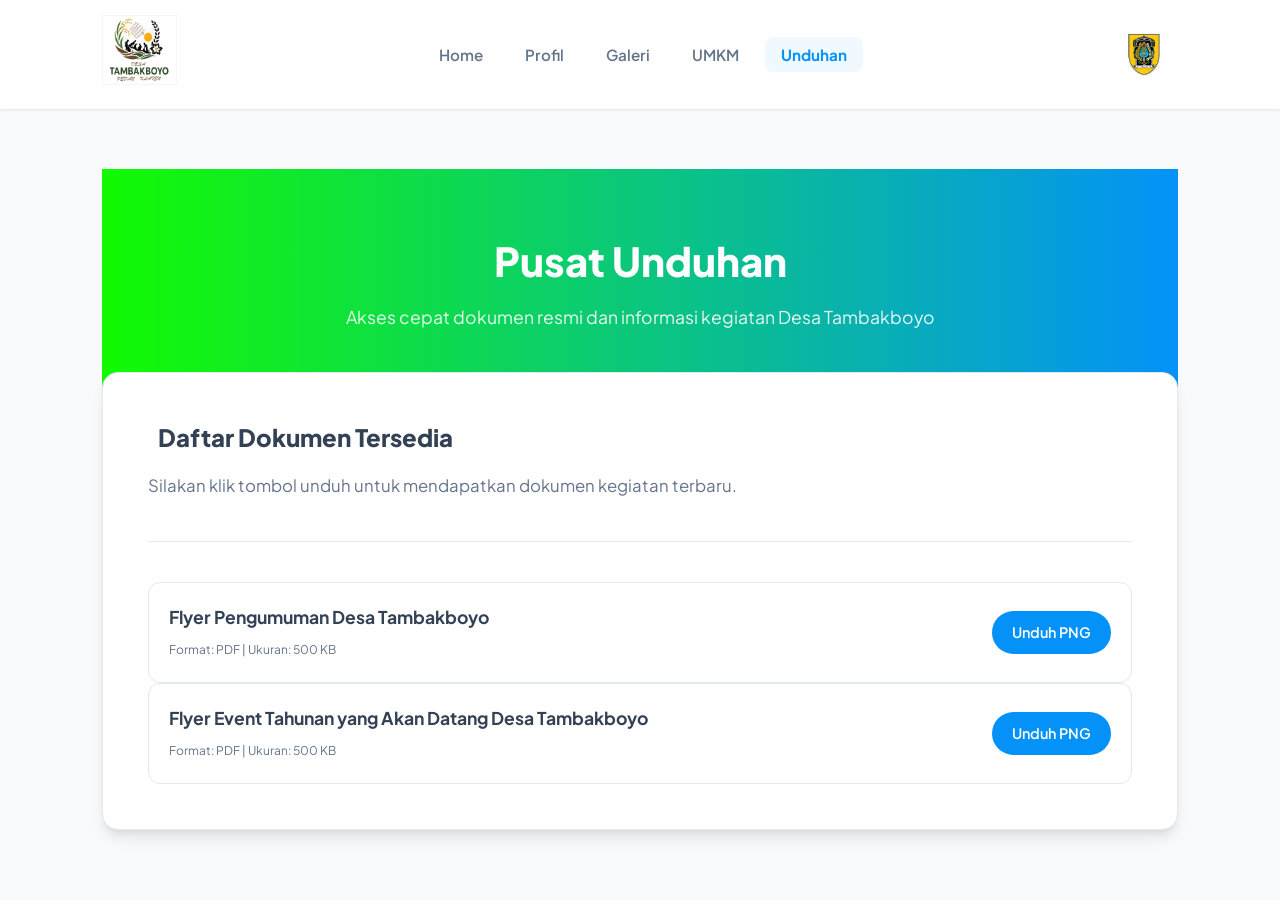
<file: unduhan.html>
<!DOCTYPE html>
<html lang="id">
<head>
    <link rel="stylesheet" href="style.css"> </head>
<body>

    <nav>
        <a href="index.html" class="logo-text">
            <img src="assets/img/LOGO.png" alt="Logo Desa Tambakboyo" style="height: 70px; width: auto;">
        </a>
    <ul>
          <li><a href="index.html">Home</a></li>
          <li><a href="profil.html">Profil</a></li>
          <li><a href="galeri.html">Galeri</a></li>
          <li><a href="umkm.html">UMKM</a></li>
          <li><a href="unduhan.html" class="active">Unduhan</a></li> </ul>
    </ul>
        <img src="assets/img/logo-pedan.png" alt="Logo Pedan" class="logo-instansi">
    </nav>

    <main class="main-content">
    <div class="header-internal">
        <h1>Pusat Unduhan</h1>
        <p>Akses cepat dokumen resmi dan informasi kegiatan Desa Tambakboyo</p>
    </div>

    <div class="content-box">
        <h3><i class="fas fa-file-download"></i> Daftar Dokumen Tersedia</h3>
        <p>Silakan klik tombol unduh untuk mendapatkan dokumen kegiatan terbaru.</p>
        <hr>

            <div class="download-item">
                <div class="doc-info">
                    <h4>Flyer Pengumuman Desa Tambakboyo</h4>
                    <p><small>Format: PDF | Ukuran: 500 KB</small></p>
                </div>
                <a href="assets/img/poster qurban.png" class="btn-download">
                    <i class="fas fa-download"></i> Unduh PNG
                </a>
            </div>

             <div class="download-item">
                <div class="doc-info">
                    <h4>Flyer Event Tahunan yang Akan Datang Desa Tambakboyo</h4>
                    <p><small>Format: PDF | Ukuran: 500 KB</small></p>
                </div>
                <a href="assets/img/poster event.png" class="btn-download">
                    <i class="fas fa-download"></i> Unduh PNG
                </a>
            </div>
        </div>
    </div>
</main>
     <script src="./script.js"></script>
</body>
</html>
</file>
<file: style.css>
@import url('https://fonts.googleapis.com/css2?family=Plus+Jakarta+Sans:wght@400;500;600;700;800&display=swap');

:root {
    --primary: #0492f8;       
    --primary-dark: #12fb01;  
    --accent: #ff0224;        
    --bg-color: #f8fafc;      
    --surface: #ffffff;       
    --text-main: #334155;     
    --text-muted: #64748b;    
    --border: #e2e8f0;        
    --shadow-sm: 0 1px 3px rgba(0,0,0,0.1);
    --shadow-md: 0 4px 6px -1px rgba(0,0,0,0.1), 0 2px 4px -1px rgba(0,0,0,0.06);
    --shadow-lg: 0 10px 15px -3px rgba(0,0,0,0.1), 0 4px 6px -2px rgba(0,0,0,0.05);
    --radius-lg: 16px;
    --radius-md: 12px;
}

* { margin: 0; padding: 0; box-sizing: border-box; }

body { 
    font-family: 'Plus Jakarta Sans', sans-serif; 
    background-color: var(--bg-color); 
    color: var(--text-main); 
    line-height: 1.6; 
}

/* --- RUNNING TEXT --- */
.ticker {
    background: var(--accent);
    color: #ffffff;
    padding: 10px 8%;
    font-size: 0.85rem;
    font-weight: 700;
    letter-spacing: 0.5px;
}

/* --- NAVBAR --- */
nav { 
    background: var(--surface); 
    padding: 15px 8%; 
    display: flex; 
    justify-content: space-between; 
    align-items: center; 
    box-shadow: var(--shadow-sm);
    position: sticky; 
    top: 0; 
    z-index: 1000; 
}
.logo-text { font-size: 1.5rem; font-weight: 800; color: var(--primary-dark); letter-spacing: -0.5px;}
.logo-text span { color: var(--accent); }

nav ul { display: flex; list-style: none; gap: 10px; align-items: center; }

/* 1. Tampilan awal: Warna abu-abu (tidak biru) */
nav ul li a { 
    color: var(--text-muted); 
    text-decoration: none; 
    font-weight: 600; 
    font-size: 0.95rem; 
    padding: 8px 16px;
    border-radius: 8px;
    transition: all 0.3s ease;
    background: transparent; /* Pastikan background transparan */
}

/* 2. Efek saat kursor di atas menu (hover) */
/* Jika Anda ingin tetap ada efek saat di-hover, biarkan ini. 
   Jika tidak ingin berubah sama sekali saat di-hover, HAPUS blok ini. */
nav ul li a:hover { 
    color: var(--primary);
    background: #f0f9ff;
}

/* 3. Tampilan khusus saat halaman sedang dibuka (class="active") */
nav ul li a.active { 
    color: var(--primary);
    background: #f0f9ff;
    font-weight: 700;
}

.logo-instansi { height: 45px; object-fit: contain; }

/* --- HERO SECTION UTAMA --- */
.hero { 
    background: linear-gradient(to right, rgba(12, 167, 12, 0.83), rgba(5, 159, 224, 0.83)), url('assets/img/banner.jpg'); 
    background-size: cover; 
    background-position: center; 
    height: 400px; 
    display: flex; 
    justify-content: center; 
    align-items: center; 
    padding: 0 20px; 
}
.hero-content {
    text-align: center;
    color: var(--surface);
    max-width: 800px;
    width: 100%;
}
.hero p { font-size: 1.1rem; font-weight: 600; letter-spacing: 2px; text-transform: uppercase; margin-bottom: 10px; opacity: 0.9;}
.hero h1 { font-size: 3rem; font-weight: 800; margin-bottom: 30px; text-shadow: 0 2px 10px rgba(0,0,0,0.3); }

/* --- SEARCH BOX TERPADU --- */
.search-box {
    display: flex;
    justify-content: center;
    align-items: center;
    margin-top: 25px;
    width: 100%;
}

.search-box input {
    width: 500px;
    max-width: 60%;
    padding: 15px 20px;
    border: none;
    border-radius: 50px 0 0 50px;
    outline: none;
    font-size: 16px;
    box-shadow: var(--shadow-sm);
}

.search-box button {
    padding: 15px 25px;
    border: none;
    background: var(--primary); /* Mengikuti warna tema Anda */
    color: white;
    border-radius: 0 50px 50px 0;
    cursor: pointer;
    font-weight: bold;
    transition: 0.3s;
}

.search-box button:hover {
    background: var(--primary-dark);
}

/* Kelas untuk menandai hasil pencarian */
.search-highlight {
    outline: 3px solid #facc15;
    background: rgba(254, 252, 232, 0.8) !important;
    border-radius: 10px;
    transition: all 0.3s ease;
}

/* --- MAIN CONTENT & TYPOGRAPHY --- */
.main-content { padding: 60px 8%; max-width: 1400px; margin: 0 auto; }

.section-header { text-align: center; margin-bottom: 40px; }
.section-header h2 { font-size: 2rem; color: var(--text-main); font-weight: 800; margin-bottom: 10px; }
.section-header p { color: var(--text-muted); font-size: 1.05rem; }

/* Container utama untuk kartu layanan */
.grid-services {
    display: grid;
    /* Membuat 4 kolom di layar lebar, turun otomatis jika layar kecil */
    grid-template-columns: repeat(auto-fit, minmax(240px, 1fr));
    gap: 20px;
    padding: 30px 5%;
    max-width: 1200px;
    margin: 0 auto;
}

/* Tampilan kartu agar seragam */
.service-card {
    display: flex;
    flex-direction: column;
    align-items: center;
    text-align: center;
    background: #ffffff;
    padding: 25px;
    border-radius: 18px;
    border: 1px solid #e2e8f0;
    text-decoration: none;
    color: #1e293b;
    transition: all 0.3s ease;
    box-shadow: 0 4px 6px -1px rgba(0, 0, 0, 0.05);
}

.service-card:hover {
    transform: translateY(-8px);
    box-shadow: 0 20px 25px -5px rgba(0, 0, 0, 0.1);
    border-color: #0492f8;
}

/* Styling Ikon agar cantik */
.icon-wrapper {
    width: 60px;
    height: 60px;
    background: #eff6ff;
    color: #0492f8;
    border-radius: 50%;
    display: flex;
    align-items: center;
    justify-content: center;
    font-size: 24px;
    margin-bottom: 15px;
}

/* Judul dan Teks dalam kartu */
.service-card h4 {
    margin: 10px 0;
    font-size: 1.1rem;
}

.service-card p {
    font-size: 0.85rem;
    color: #64748b;
}

/* --- INFO GRID (STATS & MAP) --- */
.info-grid { display: grid; grid-template-columns: 1fr 1fr; gap: 30px; }
.info-card { 
    background: var(--surface); 
    padding: 35px; 
    border-radius: var(--radius-lg); 
    box-shadow: var(--shadow-md); 
    border: 1px solid var(--border); 
}
.card-header { border-bottom: 2px solid var(--bg-color); padding-bottom: 15px; margin-bottom: 25px; }
.card-header h3 { font-size: 1.4rem; font-weight: 800; color: var(--text-main); display: flex; align-items: center; gap: 10px; }
.card-header h3 i { color: var(--primary); }

/* Progress Bars */
.stat-row { margin-bottom: 20px; }
.stat-row span { display: flex; justify-content: space-between; font-weight: 600; margin-bottom: 8px; font-size: 0.95rem; }
.bar-bg { background: #f1f5f9; border-radius: 10px; height: 12px; width: 100%; overflow: hidden; }
.bar-fill { height: 100%; border-radius: 10px; transition: width 1s ease-in-out; }

/* Map */
.map-container iframe { width: 100%; height: 280px; border-radius: var(--radius-md); border: none; }

/* --- BUTTONS --- */
.btn-primary { 
    display: flex; align-items: center; justify-content: center; gap: 10px;
    background: var(--primary); color: var(--surface); 
    padding: 14px 20px; border-radius: var(--radius-md); 
    text-decoration: none; font-weight: 600; 
    margin-top: 30px; transition: 0.3s; border: none; cursor: pointer; width: 100%;
}
.btn-primary:hover { background: var(--primary-dark); box-shadow: var(--shadow-md); }

.btn-back {
    display: inline-flex; align-items: center; gap: 8px;
    background: #f1f5f9; color: var(--text-main);
    padding: 10px 20px; border-radius: 50px;
    text-decoration: none; font-weight: 600; font-size: 0.95rem;
    transition: 0.3s; margin-bottom: 25px;
}
.btn-back:hover { background: var(--border); color: var(--primary); }

/* --- INTERNAL PAGES (PROFIL, KEGIATAN, UMKM) --- */
.header-internal {
    background: linear-gradient(to right, var(--primary-dark), var(--primary));
    padding: 60px 8% 120px 8%; 
    text-align: center;
    color: var(--surface);
}
.header-internal h1 { font-size: 2.5rem; font-weight: 800; margin-bottom: 10px; }
.header-internal p { font-size: 1.1rem; opacity: 0.9; }

/* Kotak Konten Utama yang Elegan */
.content-box { 
    background: var(--surface); 
    padding: 45px; 
    border-radius: var(--radius-lg); 
    box-shadow: var(--shadow-lg); 
    margin-top: -80px; 
    position: relative; 
    z-index: 10; 
    border: 1px solid var(--border);
}
.content-box h3 { color: var(--text-main); font-size: 1.5rem; font-weight: 800; margin-bottom: 15px; display: flex; align-items: center; gap: 10px; }
.content-box h3 i { color: var(--primary); }
.content-box p { color: var(--text-muted); font-size: 1.05rem; line-height: 1.8; text-align: justify; margin-bottom: 20px; }
.content-box ul { margin-left: 25px; margin-bottom: 30px; color: var(--text-muted); font-size: 1.05rem; line-height: 1.8; }
.content-box hr { border: 0; border-top: 1px solid var(--border); margin: 40px 0; }

/* Grid Berita & Produk UMKM */
.news-grid { 
    display: grid; 
    grid-template-columns: repeat(auto-fit, minmax(320px, 1fr)); 
    gap: 30px; 
    margin-top: -80px;
    position: relative;
    z-index: 10;
}
.news-card { 
    background: var(--surface); 
    border-radius: var(--radius-lg); 
    overflow: hidden; 
    box-shadow: var(--shadow-md); 
    border: 1px solid var(--border); 
    transition: all 0.3s ease; 
}
.news-card:hover { transform: translateY(-5px); box-shadow: var(--shadow-lg); border-color: var(--primary); }
.news-card img { width: 100%; height: 220px; object-fit: cover; }
.news-content { padding: 30px; }
.tag { 
    background: #f0f9ff; color: var(--primary); 
    padding: 6px 14px; border-radius: 50px; 
    font-size: 0.75rem; font-weight: 800; 
    display: inline-block; margin-bottom: 15px; text-transform: uppercase; 
}
.news-card h3 { margin-bottom: 12px; font-size: 1.3rem; font-weight: 800; color: var(--text-main); line-height: 1.4; }
.news-card p { color: var(--text-muted); font-size: 0.95rem; margin-bottom: 20px; line-height: 1.6; }

/* --- FOOTER --- */
footer { 
    background: #0f172a; 
    color: #94a3b8; 
    text-align: center; 
    padding: 30px 20px; 
    margin-top: 80px; 
    font-size: 0.9rem; 
    border-top: 4px solid var(--primary);
}

/* --- RESPONSIF MOBILE --- */
@media (max-width: 850px) {
    nav { flex-direction: column; gap: 15px; padding: 20px; }
    nav ul { flex-wrap: wrap; justify-content: center; }
    .logo-instansi { display: none; } 
    .hero h1 { font-size: 2.2rem; }
    .info-grid { grid-template-columns: 1fr; }
    .content-box { padding: 30px 20px; margin-top: -50px; }
    .news-grid { margin-top: -50px; }
    .header-internal { padding: 40px 5% 80px 5%; }
}

/* --- CSS BARU UNTUK HALAMAN UNDUHAN --- */
.download-list { 
    display: flex; 
    flex-direction: column; 
    gap: 15px; 
    margin-top: 20px;
}

.download-item { 
    display: flex; 
    justify-content: space-between; 
    align-items: center; 
    padding: 20px; 
    border: 1px solid var(--border); 
    border-radius: var(--radius-md); 
    transition: all 0.3s ease;
    background: #ffffff;
}

.download-item:hover { 
    background-color: #f8fafc; 
    border-color: var(--primary); 
    transform: translateX(5px);
}

.doc-info h4 { 
    margin: 0; 
    color: var(--text-main); 
    font-size: 1.1rem; 
}

.doc-info p { 
    margin: 5px 0 0 0; 
    color: var(--text-muted); 
    font-size: 0.9rem; 
}

.btn-download { 
    background-color: var(--primary); 
    color: white; 
    padding: 10px 20px; 
    border-radius: 50px; 
    text-decoration: none; 
    font-weight: 600; 
    font-size: 0.9rem;
    transition: 0.3s; 
    white-space: nowrap;
}

.btn-download:hover { 
    background-color: var(--primary-dark); 
    color: white;
}
</file>
